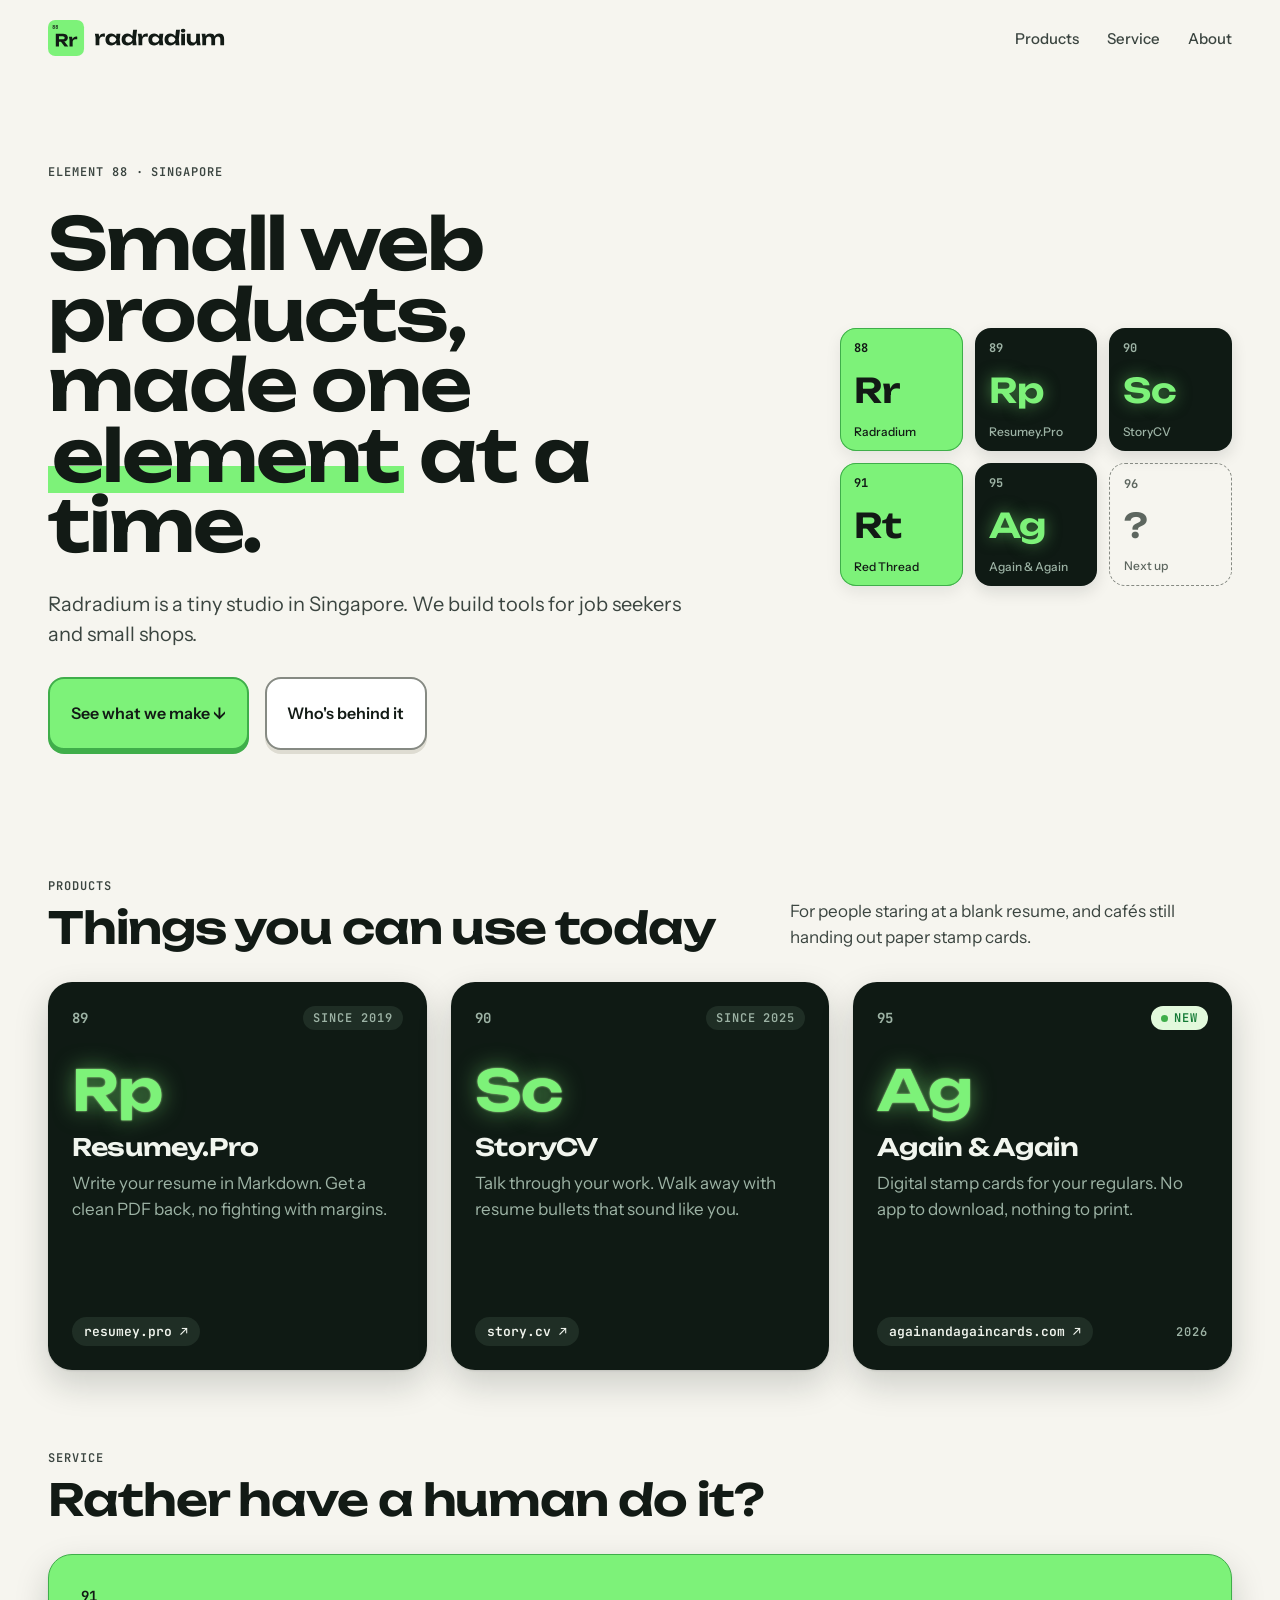
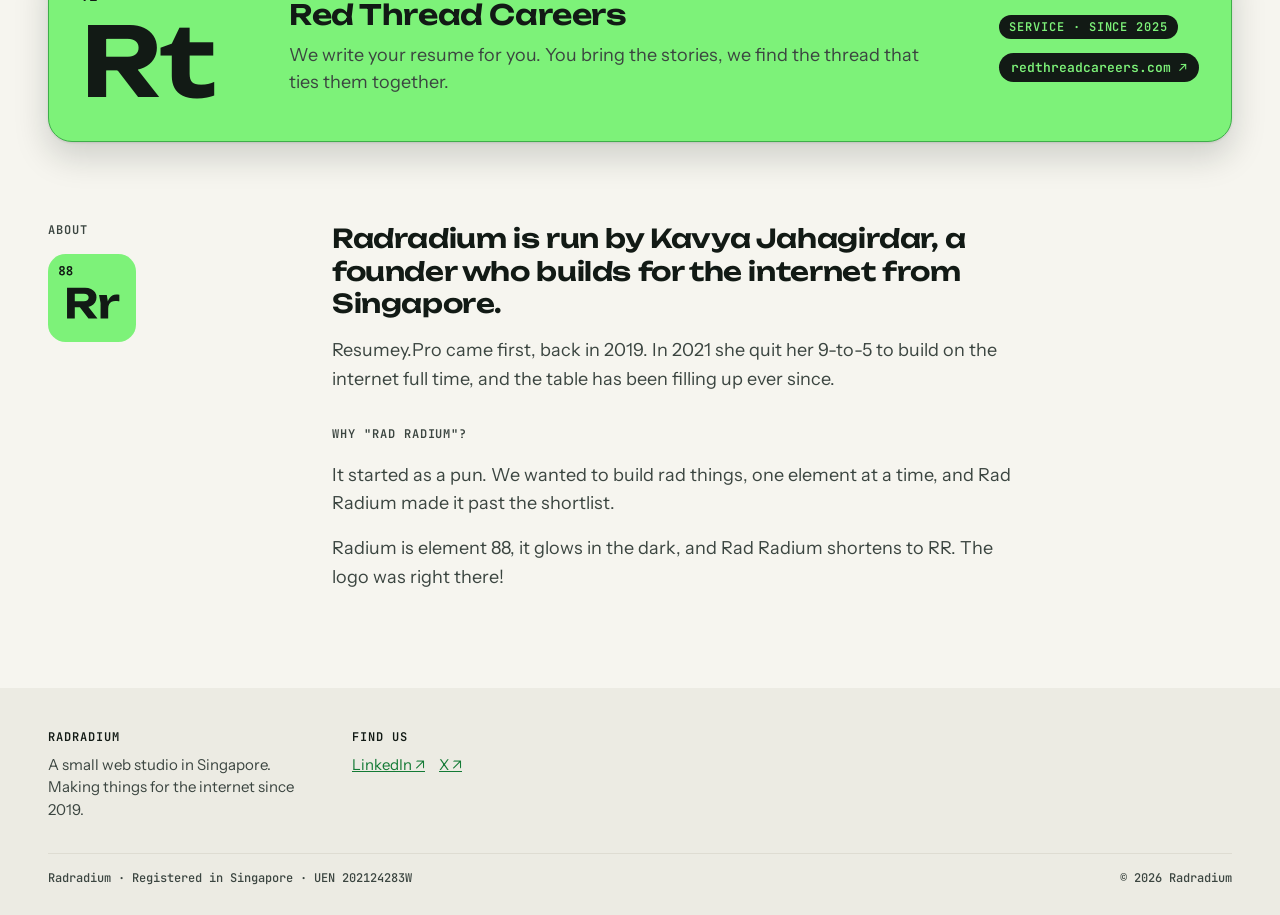
<file: index.html>
<!doctype html>
<html lang="en">
<head>
<meta charset="utf-8">
<meta name="viewport" content="width=device-width, initial-scale=1">
<title>Radradium | Small web products, made one element at a time</title>
<meta name="description" content="Radradium is a tiny Singapore studio behind Resumey.Pro, StoryCV, Again &amp; Again and Red Thread Careers. Small web products, made one element at a time.">
<link rel="canonical" href="https://radradium.com/">
<meta name="theme-color" content="#f6f5ef">
<meta name="color-scheme" content="light">

<meta property="og:type" content="website">
<meta property="og:site_name" content="Radradium">
<meta property="og:url" content="https://radradium.com/">
<meta property="og:title" content="Radradium | Small web products, made one element at a time">
<meta property="og:description" content="Radradium is a tiny Singapore studio behind Resumey.Pro, StoryCV, Again &amp; Again and Red Thread Careers. Small web products, made one element at a time.">
<meta property="og:image" content="https://radradium.com/og-image.png">
<meta property="og:image:width" content="1200">
<meta property="og:image:height" content="630">
<meta property="og:image:alt" content="Radradium: small web products, made one element at a time. A periodic table of its products.">
<meta property="og:locale" content="en_SG">
<meta name="twitter:card" content="summary_large_image">
<meta name="twitter:creator" content="@kavyaj93">
<meta name="twitter:title" content="Radradium | Small web products, made one element at a time">
<meta name="twitter:description" content="Radradium is a tiny Singapore studio behind Resumey.Pro, StoryCV, Again &amp; Again and Red Thread Careers. Small web products, made one element at a time.">
<meta name="twitter:image" content="https://radradium.com/og-image.png">

<link rel="icon" href="/favicon.ico" sizes="any">
<link rel="icon" href="/favicon.svg" type="image/svg+xml">
<link rel="apple-touch-icon" href="/apple-touch-icon.png">
<link rel="manifest" href="/site.webmanifest">

<link rel="preload" href="/assets/fonts/unbounded.woff2" as="font" type="font/woff2" crossorigin>
<link rel="preload" href="/assets/fonts/instrument-sans.woff2" as="font" type="font/woff2" crossorigin>

<script type="application/ld+json">
{
 "@context": "https://schema.org",
 "@graph": [
  {
   "@type": "Organization",
   "@id": "https://radradium.com/#org",
   "name": "Radradium",
   "url": "https://radradium.com/",
   "logo": "https://radradium.com/assets/img/radradium-mark.png",
   "description": "Radradium is a tiny Singapore studio behind Resumey.Pro, StoryCV, Again & Again and Red Thread Careers. Small web products, made one element at a time.",
   "foundingDate": "2021",
   "foundingLocation": {
    "@type": "Place",
    "name": "Singapore"
   },
   "address": {
    "@type": "PostalAddress",
    "addressCountry": "SG"
   },
   "identifier": {
    "@type": "PropertyValue",
    "propertyID": "UEN",
    "value": "202124283W"
   },
   "founder": {
    "@type": "Person",
    "name": "Kavya Jahagirdar",
    "sameAs": [
     "https://www.linkedin.com/in/kavya-jahagirdar/",
     "https://x.com/kavyaj93"
    ]
   },
   "brand": [
    {
     "@type": "Brand",
     "name": "Resumey.Pro",
     "url": "https://resumey.pro"
    },
    {
     "@type": "Brand",
     "name": "StoryCV",
     "url": "https://story.cv"
    },
    {
     "@type": "Brand",
     "name": "Again & Again",
     "url": "https://againandagaincards.com"
    },
    {
     "@type": "Brand",
     "name": "Red Thread Careers",
     "url": "https://redthreadcareers.com"
    }
   ]
  },
  {
   "@type": "WebSite",
   "@id": "https://radradium.com/#website",
   "url": "https://radradium.com/",
   "name": "Radradium",
   "publisher": {
    "@id": "https://radradium.com/#org"
   },
   "inLanguage": "en"
  }
 ]
}
</script>
<link rel="stylesheet" href="/assets/css/site.css">
</head>
<body>
<div class="rr-page">

<header class="rr-header rr-wrap">
<a href="/" aria-label="Radradium home" class="rr-logo-link"><img src="/assets/img/radradium-wordmark.svg" alt="Radradium" width="152" height="36" style="height: 36px; width: auto; display: block"></a>
<nav class="rr-nav">
<a href="#products">Products</a>
<a href="#service">Service</a>
<a href="#about">About</a>
</nav>
</header>

<main>

<section id="top" class="rr-hero rr-wrap">
<div class="rr-hero-copy">
<div class="rr-kicker">Element 88 · Singapore</div>
<h1 class="rr-h1">Small web products, made one <span class="rr-mark">element</span> at a time.</h1>
<p class="rr-lead">Radradium is a tiny studio in Singapore. We build tools for job seekers and small shops.</p>
<div class="rr-btn-row">
<a class="rr-btn rr-btn-primary" href="#products">See what we make ↓</a>
<a class="rr-btn rr-btn-secondary" href="#about">Who's behind it</a>
</div>
</div>

<div aria-label="The Radradium periodic table" class="rr-periodic-grid">
<div class="rr-tile rr-tile--radium"><span class="rr-tile-num">88</span><span class="rr-tile-sym">Rr</span><span class="rr-tile-name">Radradium</span></div>
<a class="rr-tile rr-tile--dial" target="_blank" rel="noopener noreferrer" href="https://resumey.pro?ref=radradium"><span class="rr-tile-num">89</span><span class="rr-tile-sym rr-tile-sym--glow">Rp</span><span class="rr-tile-name">Resumey.Pro</span></a>
<a class="rr-tile rr-tile--dial" target="_blank" rel="noopener noreferrer" href="https://story.cv?ref=radradium"><span class="rr-tile-num">90</span><span class="rr-tile-sym rr-tile-sym--glow">Sc</span><span class="rr-tile-name">StoryCV</span></a>
<a class="rr-tile rr-tile--radium" target="_blank" rel="noopener noreferrer" href="https://redthreadcareers.com?ref=radradium"><span class="rr-tile-num">91</span><span class="rr-tile-sym">Rt</span><span class="rr-tile-name">Red Thread</span></a>
<a class="rr-tile rr-tile--dial" target="_blank" rel="noopener noreferrer" href="https://againandagaincards.com?ref=radradium"><span class="rr-tile-num">95</span><span class="rr-tile-sym rr-tile-sym--glow">Ag</span><span class="rr-tile-name">Again &amp; Again</span></a>
<div class="rr-tile rr-tile--next"><span class="rr-tile-num">96</span><span class="rr-tile-sym">?</span><span class="rr-tile-name">Next up</span></div>
</div>
</section>

<section id="products" class="rr-products rr-wrap">
<div class="rr-section-head">
<div class="rr-section-head-left">
<div class="rr-kicker">Products</div>
<h2 class="rr-h2">Things you can use today</h2>
</div>
<p class="rr-section-desc">For people staring at a blank resume, and cafés still handing out paper stamp cards.</p>
</div>

<div class="rr-card-grid">
<a class="rr-card rr-card--product" target="_blank" rel="noopener noreferrer" href="https://resumey.pro?ref=radradium">
<div class="rr-card-top"><span class="rr-card-num">89</span><span class="rr-pill rr-pill--dial">Since 2019</span></div>
<div class="rr-sym-glow">Rp</div>
<div class="rr-card-title">Resumey.Pro</div>
<p class="rr-card-desc">Write your resume in Markdown. Get a clean PDF back, no fighting with margins.</p>
<div class="rr-card-footer"><span class="rr-url-pill rr-url-pill--dial">resumey.pro ↗</span></div>
</a>

<a class="rr-card rr-card--product" target="_blank" rel="noopener noreferrer" href="https://story.cv?ref=radradium">
<div class="rr-card-top"><span class="rr-card-num">90</span><span class="rr-pill rr-pill--dial">Since 2025</span></div>
<div class="rr-sym-glow">Sc</div>
<div class="rr-card-title">StoryCV</div>
<p class="rr-card-desc">Talk through your work. Walk away with resume bullets that sound like you.</p>
<div class="rr-card-footer"><span class="rr-url-pill rr-url-pill--dial">story.cv ↗</span></div>
</a>

<a class="rr-card rr-card--product" target="_blank" rel="noopener noreferrer" href="https://againandagaincards.com?ref=radradium">
<div class="rr-card-top"><span class="rr-card-num">95</span><span class="rr-pill rr-pill--new"><span class="rr-dot"></span>New</span></div>
<div class="rr-sym-glow">Ag</div>
<div class="rr-card-title">Again &amp; Again</div>
<p class="rr-card-desc">Digital stamp cards for your regulars. No app to download, nothing to print.</p>
<div class="rr-card-footer"><span class="rr-url-pill rr-url-pill--dial">againandagaincards.com ↗</span><span class="rr-year-tag">2026</span></div>
</a>
</div>
</section>

<section id="service" class="rr-service rr-wrap">
<div class="rr-section-head-left">
<div class="rr-kicker">Service</div>
<h2 class="rr-h2">Rather have a human do it?</h2>
</div>
<a class="rr-card rr-card--service" target="_blank" rel="noopener noreferrer" href="https://redthreadcareers.com?ref=radradium">
<div class="rr-service-symbol-col">
<span class="rr-card-num">91</span>
<span class="rr-service-symbol">Rt</span>
</div>
<div class="rr-service-content">
<div class="rr-service-title">Red Thread Careers</div>
<p class="rr-service-desc">We write your resume for you. You bring the stories, we find the thread that ties them together.</p>
</div>
<div class="rr-service-meta">
<span class="rr-pill rr-pill--ink">Service · Since 2025</span>
<span class="rr-url-pill rr-url-pill--ink">redthreadcareers.com ↗</span>
</div>
</a>
</section>

<section id="about" class="rr-about rr-wrap">
<div class="rr-about-side">
<div class="rr-kicker">About</div>
<img src="/assets/img/radradium-mark.svg" alt="" aria-hidden="true" width="88" height="88" class="rr-about-mark">
</div>
<div class="rr-about-content">
<p class="rr-about-lead">Radradium is run by Kavya Jahagirdar, a founder who builds for the internet from Singapore.</p>
<p class="rr-m0">Resumey.Pro came first, back in 2019. In 2021 she quit her 9-to-5 to build on the internet full time, and the table has been filling up ever since.</p>
<div class="rr-kicker rr-mt-16">Why "Rad Radium"?</div>
<p class="rr-m0">It started as a pun. We wanted to build rad things, one element at a time, and Rad Radium made it past the shortlist.</p>
<p class="rr-m0">Radium is element 88, it glows in the dark, and Rad Radium shortens to RR. The logo was right there!</p>
</div>
</section>

</main>

<footer class="rr-footer">
<div class="rr-footer-inner rr-wrap">
<div class="rr-footer-col">
<h3 class="rr-footer-h4">Radradium</h3>
<p class="rr-m0">A small web studio in Singapore. Making things for the internet since 2019.</p>
</div>
<div class="rr-footer-col">
<h3 class="rr-footer-h4">Find us</h3>
<p class="rr-footer-links"><a target="_blank" rel="noopener noreferrer" href="https://www.linkedin.com/in/kavya-jahagirdar/">LinkedIn ↗</a><a target="_blank" rel="noopener noreferrer" href="https://x.com/kavyaj93">X ↗</a></p>
</div>
<div class="rr-footer-bottom">
<span>Radradium · Registered in Singapore · UEN 202124283W</span>
<span>© 2026 Radradium</span>
</div>
</div>
</footer>

</div>
</body>
</html>
</file>
<file: assets/css/site.css>
/* Radradium — site styles. Colour/type custom properties mirror design/tokens.css. */
:root {
  --paper: #f6f5ef;
  --paper-2: #ecebe3;
  --paper-raised: #ffffff;
  --line: #dedcd2;
  --line-strong: #868a83;
  --ink: #121a15;
  --ink-2: #3b4540;
  --muted: #5d665f;
  --radium: #7df279;
  --radium-glow: #b8ff9e;
  --radium-edge: #3fae4a;
  --radium-deep: #137a35;
  --radium-soft: #e2f9dc;
  --dial: #0f1a14;
  --dial-2: #1f2e25;
  --on-dial: #f1f5ee;
  --on-dial-muted: #9db3a5;
  --shadow-card: 0 1px 2px rgba(18, 26, 21, 0.10), 0 14px 34px rgba(18, 26, 21, 0.18);
  --shadow-lift: 0 2px 4px rgba(18, 26, 21, 0.10), 0 24px 48px rgba(18, 26, 21, 0.22);
  --shadow-tile: 0 1px 2px rgba(18, 26, 21, 0.06), 0 6px 16px rgba(18, 26, 21, 0.08);
  --ledge-radium: 0 4px 0 #3fae4a;
  --font-display: "Unbounded", ui-sans-serif, system-ui, sans-serif;
  --font-sans: "Instrument Sans", ui-sans-serif, system-ui, -apple-system, "Segoe UI", sans-serif;
  --font-mono: "JetBrains Mono", ui-monospace, Menlo, monospace;
}

html { scroll-behavior: smooth; }
@media (prefers-reduced-motion: reduce) { html { scroll-behavior: auto; } }

@font-face { font-family: "Unbounded"; src: url("/assets/fonts/unbounded.woff2") format("woff2"); font-weight: 200 900; font-display: swap; }
@font-face { font-family: "Instrument Sans"; src: url("/assets/fonts/instrument-sans.woff2") format("woff2"); font-weight: 400 700; font-display: swap; }
@font-face { font-family: "JetBrains Mono"; src: url("/assets/fonts/jetbrains-mono.woff2") format("woff2"); font-weight: 100 800; font-display: swap; }

body { margin: 0; background: var(--paper); color: var(--ink); font-family: var(--font-sans); -webkit-font-smoothing: antialiased; }
a { color: var(--radium-deep); }
a:hover { color: var(--ink); }
:focus-visible { outline: 2px solid var(--radium-deep); outline-offset: 3px; }

/* layout */
.rr-page { min-height: 100%; background: var(--paper); color: var(--ink); }
.rr-wrap { max-width: 1216px; margin: 0 auto; padding-left: 48px; padding-right: 48px; }
@media (max-width: 640px) { .rr-wrap { padding-left: 20px; padding-right: 20px; } }
.rr-m0 { margin: 0; }
.rr-mt-16 { margin-top: 16px; }

/* header */
.rr-header { padding-top: 20px; padding-bottom: 20px; display: flex; flex-wrap: wrap; gap: 16px; align-items: center; justify-content: space-between; }
.rr-logo-link { display: block; }
.rr-nav { display: flex; flex-wrap: wrap; gap: 28px; align-items: center; font-size: 15px; font-weight: 500; }
.rr-nav a { color: var(--ink-2); text-decoration: none; }
.rr-nav a:hover { color: var(--ink); }
@media (max-width: 640px) {
  .rr-nav a { display: inline-flex; align-items: center; min-height: 44px; }
}

/* shared text */
.rr-kicker { font-family: var(--font-mono); font-size: 12px; font-weight: 600; letter-spacing: 0.08em; text-transform: uppercase; color: var(--ink-2); }
.rr-h1 { margin: 0; font-family: var(--font-display); font-weight: 600; font-size: clamp(44px, 6vw, 72px); line-height: 0.98; letter-spacing: -0.03em; }
.rr-h2 { margin: 0; font-family: var(--font-display); font-weight: 600; font-size: clamp(32px, 4vw, 44px); line-height: 1; letter-spacing: -0.025em; }
.rr-mark { background: linear-gradient(transparent 62%, var(--radium) 62%, var(--radium) 92%, transparent 92%); padding: 0 0.06em; }
.rr-lead { margin: 0; font-size: 20px; line-height: 1.5; color: var(--ink-2); max-width: 34em; }
.rr-section-head { display: flex; flex-wrap: wrap; gap: 16px 48px; align-items: flex-end; justify-content: space-between; }
.rr-section-head-left { display: flex; flex-direction: column; gap: 12px; }
.rr-section-desc { margin: 0; max-width: 26em; font-size: 17px; line-height: 1.55; color: var(--ink-2); }

/* buttons */
.rr-btn { display: inline-flex; align-items: center; gap: 8px; min-height: 44px; padding: 0.8em 1.3em; border-radius: 16px; font-size: 16px; font-weight: 600; line-height: 1.1; text-decoration: none; transition: transform 80ms ease-out, box-shadow 80ms ease-out; }
.rr-btn:hover { transform: translateY(-1px); }
.rr-btn:active { transform: translateY(4px); box-shadow: none !important; }
.rr-btn-primary { border: 2px solid var(--radium-edge); background: var(--radium); color: var(--ink); box-shadow: var(--ledge-radium); }
.rr-btn-secondary { border: 2px solid var(--line-strong); background: var(--paper-raised); color: var(--ink); box-shadow: 0 4px 0 var(--line); }
.rr-btn-row { display: flex; flex-wrap: wrap; gap: 16px; align-items: center; }
@media (prefers-reduced-motion: reduce) { .rr-btn { transition: none; transform: none; } }

/* hero */
.rr-hero { padding-top: 88px; padding-bottom: 96px; display: flex; flex-wrap: wrap; gap: 64px; align-items: center; justify-content: space-between; }
.rr-hero-copy { flex: 1 1 520px; max-width: 640px; display: flex; flex-direction: column; gap: 28px; }

/* periodic tile grid */
.rr-periodic-grid { flex: 0 1 392px; display: grid; grid-template-columns: repeat(3, minmax(0, 1fr)); gap: 12px; }
.rr-tile { aspect-ratio: 1; padding: 12px 14px; box-sizing: border-box; border-radius: 16px; display: flex; flex-direction: column; justify-content: space-between; text-decoration: none; min-width: 0; transition: transform 140ms ease-out; }
.rr-tile > span:last-child { white-space: nowrap; overflow: hidden; text-overflow: ellipsis; }
a.rr-tile:hover { transform: translateY(-3px) rotate(-1.5deg); }
.rr-tile-num { font-family: var(--font-mono); font-size: 12px; font-weight: 700; }
.rr-tile-sym { font-family: var(--font-display); font-size: 34px; font-weight: 600; letter-spacing: -0.02em; line-height: 1; }
.rr-tile-name { font-size: 12px; font-weight: 500; }
.rr-tile--radium { background: var(--radium); color: var(--ink); box-shadow: inset 0 0 0 1px var(--radium-edge), 0 6px 16px rgba(18, 26, 21, 0.08); }
.rr-tile--dial { background: var(--dial); color: var(--on-dial); box-shadow: 0 6px 16px rgba(18, 26, 21, 0.12); }
.rr-tile--dial .rr-tile-num, .rr-tile--dial .rr-tile-name { color: var(--on-dial-muted); }
.rr-tile--dial .rr-tile-sym--glow { color: var(--radium); text-shadow: 0 0 16px rgba(125, 242, 121, 0.5); }
.rr-tile--next { border: 1.5px dashed var(--line-strong); color: var(--muted); }
@media (max-width: 640px) { .rr-periodic-grid { flex-basis: 100%; } }

/* pills */
.rr-pill { padding: 4px 10px; border-radius: 999px; font-family: var(--font-mono); font-size: 12px; font-weight: 600; letter-spacing: 0.08em; text-transform: uppercase; }
.rr-pill--dial { background: var(--dial-2); color: var(--on-dial-muted); }
.rr-pill--new { display: inline-flex; align-items: center; gap: 6px; background: var(--radium-soft); color: var(--radium-deep); }
.rr-pill--ink { background: var(--ink); color: var(--radium); }
.rr-dot { width: 7px; height: 7px; border-radius: 50%; background: var(--radium-edge); }
.rr-url-pill { padding: 6px 12px; border-radius: 999px; font-family: var(--font-mono); font-size: 13px; font-weight: 600; }
.rr-url-pill--dial { background: var(--dial-2); color: var(--on-dial); }
.rr-url-pill--ink { background: var(--ink); color: var(--radium); }
.rr-year-tag { font-family: var(--font-mono); font-size: 12px; font-weight: 600; letter-spacing: 0.08em; color: var(--on-dial-muted); }

/* cards */
.rr-card-grid { display: grid; grid-template-columns: repeat(auto-fit, minmax(300px, 1fr)); gap: 24px; }
.rr-card { position: relative; isolation: isolate; overflow: hidden; display: flex; flex-direction: column; gap: 8px; border-radius: 24px; padding: 24px; text-decoration: none; box-shadow: var(--shadow-card); transition: transform 160ms ease-out, box-shadow 160ms ease-out; }
.rr-card:hover { transform: translateY(-4px); box-shadow: var(--shadow-lift) !important; }
.rr-card:hover .rr-sym-glow { text-shadow: 0 0 2px var(--radium-glow), 0 0 34px rgba(125, 242, 121, 0.8) !important; }
@media (prefers-reduced-motion: reduce) { .rr-card, .rr-card:hover { transition: none; transform: none; } }
.rr-card--product { min-height: 340px; background: var(--dial); color: var(--on-dial); }
.rr-card--product .rr-card-num { color: var(--on-dial-muted); }
.rr-card-top { display: flex; align-items: center; justify-content: space-between; }
.rr-card-num { font-family: var(--font-mono); font-size: 14px; font-weight: 700; }
.rr-sym-glow { margin-top: 24px; font-family: var(--font-display); font-size: 56px; font-weight: 600; letter-spacing: -0.02em; line-height: 1; color: var(--radium); text-shadow: 0 0 2px var(--radium-glow), 0 0 22px rgba(125, 242, 121, 0.55); }
.rr-card-title { margin-top: 8px; font-family: var(--font-display); font-size: 24px; font-weight: 600; letter-spacing: -0.015em; line-height: 1.15; color: var(--on-dial); }
.rr-card-desc { margin: 0; font-size: 17px; line-height: 1.55; color: var(--on-dial-muted); max-width: 34ch; }
.rr-card-footer { margin-top: auto; padding-top: 16px; display: flex; align-items: center; justify-content: space-between; }

/* service card */
.rr-card--service { display: flex; flex-direction: row; flex-wrap: wrap; align-items: center; gap: 24px 48px; padding: 32px; background: var(--radium); border: 1px solid var(--radium-edge); color: var(--ink); }
.rr-service-symbol-col { flex: 0 0 auto; display: flex; flex-direction: column; gap: 8px; min-width: 160px; }
.rr-service-symbol { font-family: var(--font-display); font-size: 96px; font-weight: 600; letter-spacing: -0.02em; line-height: 1; }
.rr-service-content { flex: 1 1 360px; display: flex; flex-direction: column; gap: 10px; }
.rr-service-title { font-family: var(--font-display); font-size: 28px; font-weight: 600; letter-spacing: -0.015em; line-height: 1.15; }
.rr-service-desc { margin: 0; font-size: 18px; line-height: 1.55; color: var(--ink-2); max-width: 36em; }
.rr-service-meta { flex: 0 0 auto; display: flex; flex-direction: column; align-items: flex-start; gap: 14px; }

/* about */
.rr-about { padding-bottom: 96px; display: flex; flex-wrap: wrap; gap: 32px 64px; }
.rr-about-side { flex: 0 0 220px; display: flex; flex-direction: column; gap: 16px; }
.rr-about-mark { width: 88px; height: 88px; display: block; }
.rr-about-content { flex: 1 1 480px; max-width: 680px; display: flex; flex-direction: column; gap: 16px; font-size: 18px; line-height: 1.6; color: var(--ink-2); }
.rr-about-lead { margin: 0; font-family: var(--font-display); font-size: 26px; font-weight: 600; line-height: 1.25; letter-spacing: -0.015em; color: var(--ink); }

/* section paddings */
.rr-products { padding-top: 32px; padding-bottom: 80px; display: flex; flex-direction: column; gap: 32px; }
.rr-service { padding-bottom: 80px; display: flex; flex-direction: column; gap: 32px; }

/* footer */
.rr-footer { background: var(--paper-2); }
.rr-footer-inner { padding-top: 40px; padding-bottom: 28px; display: grid; grid-template-columns: repeat(auto-fit, minmax(240px, 1fr)); gap: 32px; font-size: 15px; line-height: 1.5; color: var(--ink-2); }
.rr-footer-col { display: flex; flex-direction: column; gap: 8px; }
.rr-footer-h4 { margin: 0; font-family: var(--font-mono); font-size: 12px; font-weight: 600; letter-spacing: 0.08em; text-transform: uppercase; color: var(--ink); }
.rr-footer-links { margin: 0; display: flex; flex-wrap: wrap; gap: 6px 14px; }
.rr-footer-bottom { grid-column: 1 / -1; padding-top: 16px; border-top: 1px solid var(--line); display: flex; flex-wrap: wrap; gap: 8px 24px; justify-content: space-between; font-family: var(--font-mono); font-size: 12px; font-weight: 500; line-height: 1.4; color: var(--ink-2); }
@media (max-width: 640px) {
  .rr-footer-links a { display: inline-flex; align-items: center; min-height: 44px; }
}

/* 404 */
.rr-404-main { min-height: 100vh; box-sizing: border-box; padding: 48px; display: flex; flex-direction: column; align-items: center; justify-content: center; gap: 28px; text-align: center; }
@media (max-width: 640px) { .rr-404-main { padding: 20px; } }
.rr-404-tile { width: 160px; aspect-ratio: 1; padding: 16px 18px; box-sizing: border-box; border-radius: 24px; border: 1.5px dashed var(--line-strong); color: var(--muted); display: flex; flex-direction: column; justify-content: space-between; text-align: left; }
.rr-404-q { font-family: var(--font-display); font-size: 52px; font-weight: 600; line-height: 1; color: var(--ink); }
.rr-404-label { font-size: 13px; font-weight: 500; }
.rr-404-h1 { margin: 0; font-family: var(--font-display); font-weight: 600; font-size: clamp(28px, 4vw, 40px); line-height: 1.05; letter-spacing: -0.025em; }
.rr-404-desc { margin: 0; font-size: 18px; line-height: 1.5; color: var(--ink-2); }
</file>
